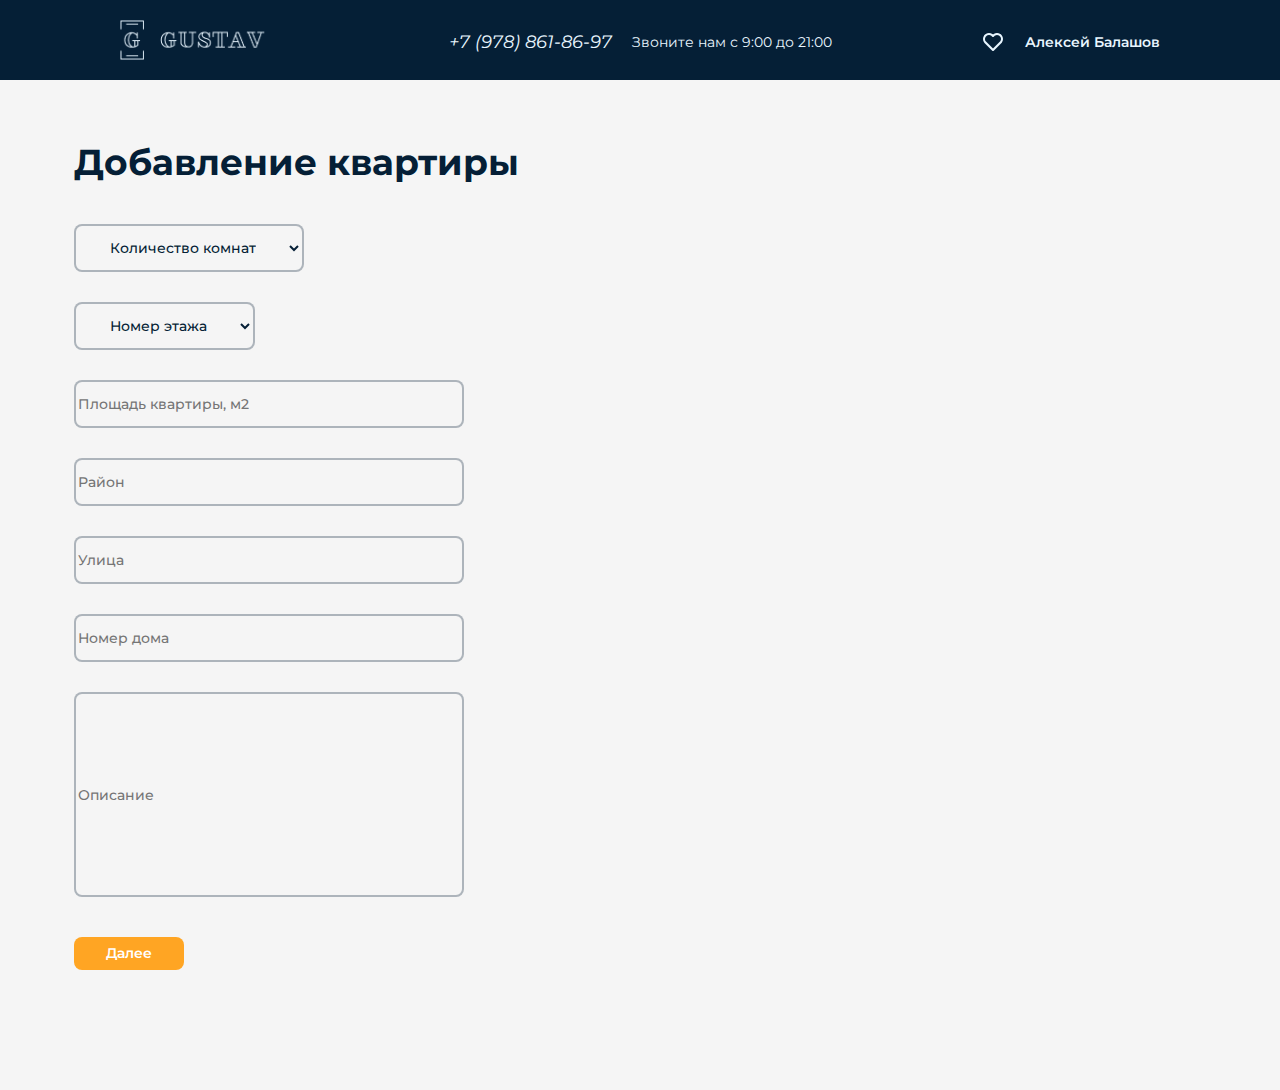
<file: add-app.html>
<!DOCTYPE html>
<html>
  <head>
    <meta charset="utf-8">
    <title>GUSTAV</title>
    <link rel="icon" href="images/Union.svg">
    <link rel="stylesheet" href="style2.css">
  </head>
  <body>
    <header>
      <div class="head">
        <a href="main.html"><img class="logo" src="images/logo.png" alt=""></a>
        <div class="number">
          <p class="phoneNumber">+7 (978) 861-86-97 </p>
          <p class="callTime"> Звоните нам с 9:00 до 21:00</p>
        </div>
        <div class="rightH">
          <img class="favorites" src="images/heart.png" alt="">
          <a href="#">Алексей Балашов</a>
        </div>
      </div>
    </header>

    <div class="content-add">
      <a>Добавление квартиры</a>
      <div class="AL-inputs">
        <select class="" name="">
          <option value="Не выбранно">Количество комнат</option>
          <option value="1к">1ккв</option>
          <option value="2к">2ккв</option>
          <option value="3к">3ккв</option>
          <option value="4к">4ккв</option>
          <option value="5к">5ккв</option>
          <option value="6к">6ккв</option>
        </select>
        <select class="" name="">
          <option value="Не выбранно">Номер этажа</option>
          <option value="1эт">1</option>
          <option value="1эт">2</option>
          <option value="1эт">3</option>
          <option value="1эт">4</option>
          <option value="1эт">5</option>
          <option value="1эт">6</option>
          <option value="1эт">7</option>
          <option value="1эт">8</option>
          <option value="1эт">9</option>
          <option value="1эт">10</option>
          <option value="1эт">11</option>
          <option value="1эт">12</option>
          <option value="1эт">13</option>
          <option value="1эт">14</option>
          <option value="1эт">15</option>
          <option value="1эт">16</option>
          <option value="1эт">17</option>
          <option value="1эт">18</option>
          <option value="1эт">19</option>
          <option value="1эт">20</option>
        </select>
        <input type="text" name="" value="" placeholder="Площадь квартиры, м2">
        <input type="text" name="" value="" placeholder="Район">
        <input type="text" name="" value="" placeholder="Улица">
        <input type="text" name="" value="" placeholder="Номер дома">
        <input type="text" name="" value="" class="ipt-big" placeholder="Описание">
      </div>
      <a href="add-img.html"><button class="btn" type="button" name="button">Далее</button></a>
    </div>
  </body>
</html>
</file>
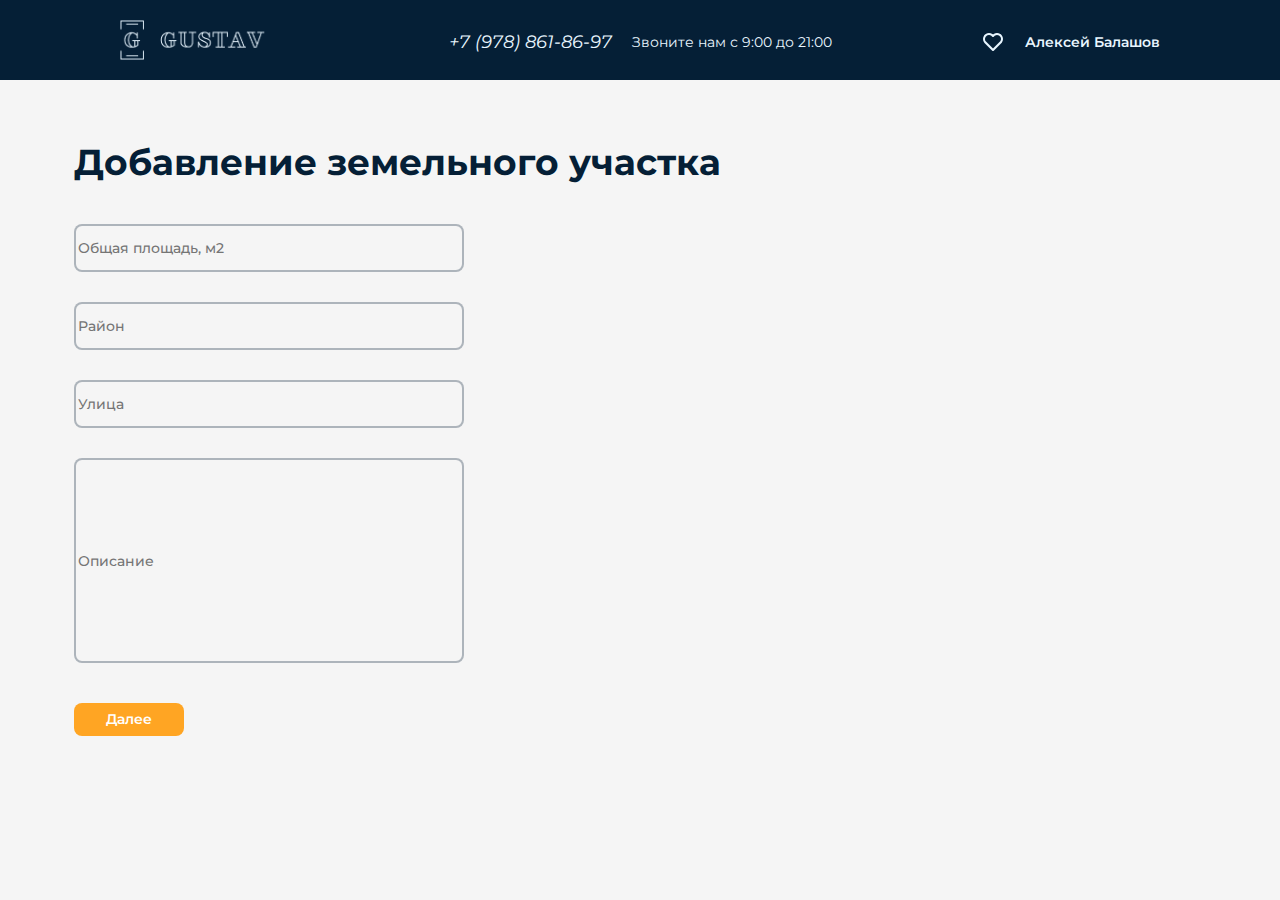
<file: add-area.html>
<!DOCTYPE html>
<html>
  <head>
    <meta charset="utf-8">
    <title>GUSTAV</title>
    <link rel="icon" href="images/Union.svg">
    <link rel="stylesheet" href="style2.css">
  </head>
  <body>
    <header>
      <div class="head">
        <a href="main.html"><img class="logo" src="images/logo.png" alt=""></a>
        <div class="number">
          <p class="phoneNumber">+7 (978) 861-86-97 </p>
          <p class="callTime"> Звоните нам с 9:00 до 21:00</p>
        </div>
        <div class="rightH">
          <img class="favorites" src="images/heart.png" alt="">
          <a href="#">Алексей Балашов</a>
        </div>
      </div>
    </header>

    <div class="content-add">
      <a>Добавление земельного участка</a>
      <div class="AL-inputs">
        <input type="text" name="" value="" placeholder="Общая площадь, м2">
        <input type="text" name="" value="" placeholder="Район">
        <input type="text" name="" value="" placeholder="Улица">
        <input type="text" name="" value="" class="ipt-big" placeholder="Описание">
      </div>
      <a href="add-img.html"><button class="btn" type="button" name="button">Далее</button></a>
    </div>
  </body>
</html>
</file>
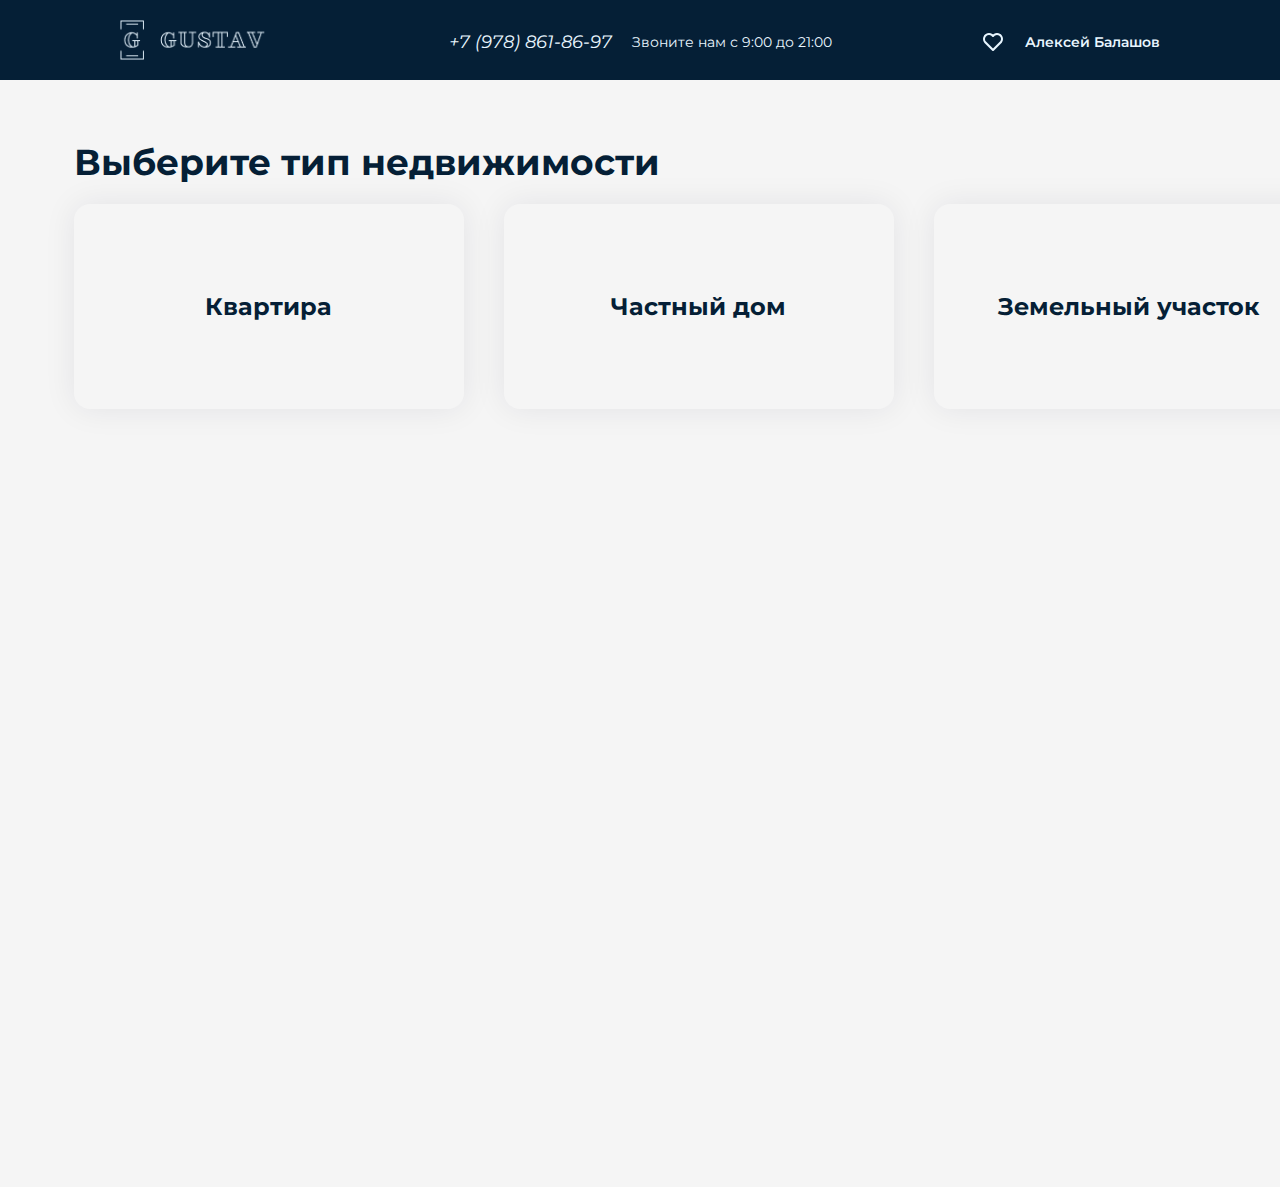
<file: add-cat.html>
<!DOCTYPE html>
<html>
  <head>
    <meta charset="utf-8">
    <title>GUSTAV</title>
    <link rel="icon" href="images/Union.svg">
    <link rel="stylesheet" href="style2.css">
  </head>
  <body>
    <header>
      <div class="head">
        <a href="main.html"><img class="logo" src="images/logo.png" alt=""></a>
        <div class="number">
          <p class="phoneNumber">+7 (978) 861-86-97 </p>
          <p class="callTime"> Звоните нам с 9:00 до 21:00</p>
        </div>
        <div class="rightH">
          <img class="favorites" src="images/heart.png" alt="">
          <a href="#">Алексей Балашов</a>
        </div>
      </div>
    </header>

    <div class="content">
      <div class="apartments">
        <a>Выберите тип недвижимости</a>
        <div class="panels">
          <div class="panel">
            <a>Квартира</a>
          </div>
          <div class="panel">
            <a>Частный дом</a>
          </div>
          <div class="panel">
            <a>Земельный участок</a>
          </div>
        </div>
      </div>
    </div>
  </body>
</html>
</file>
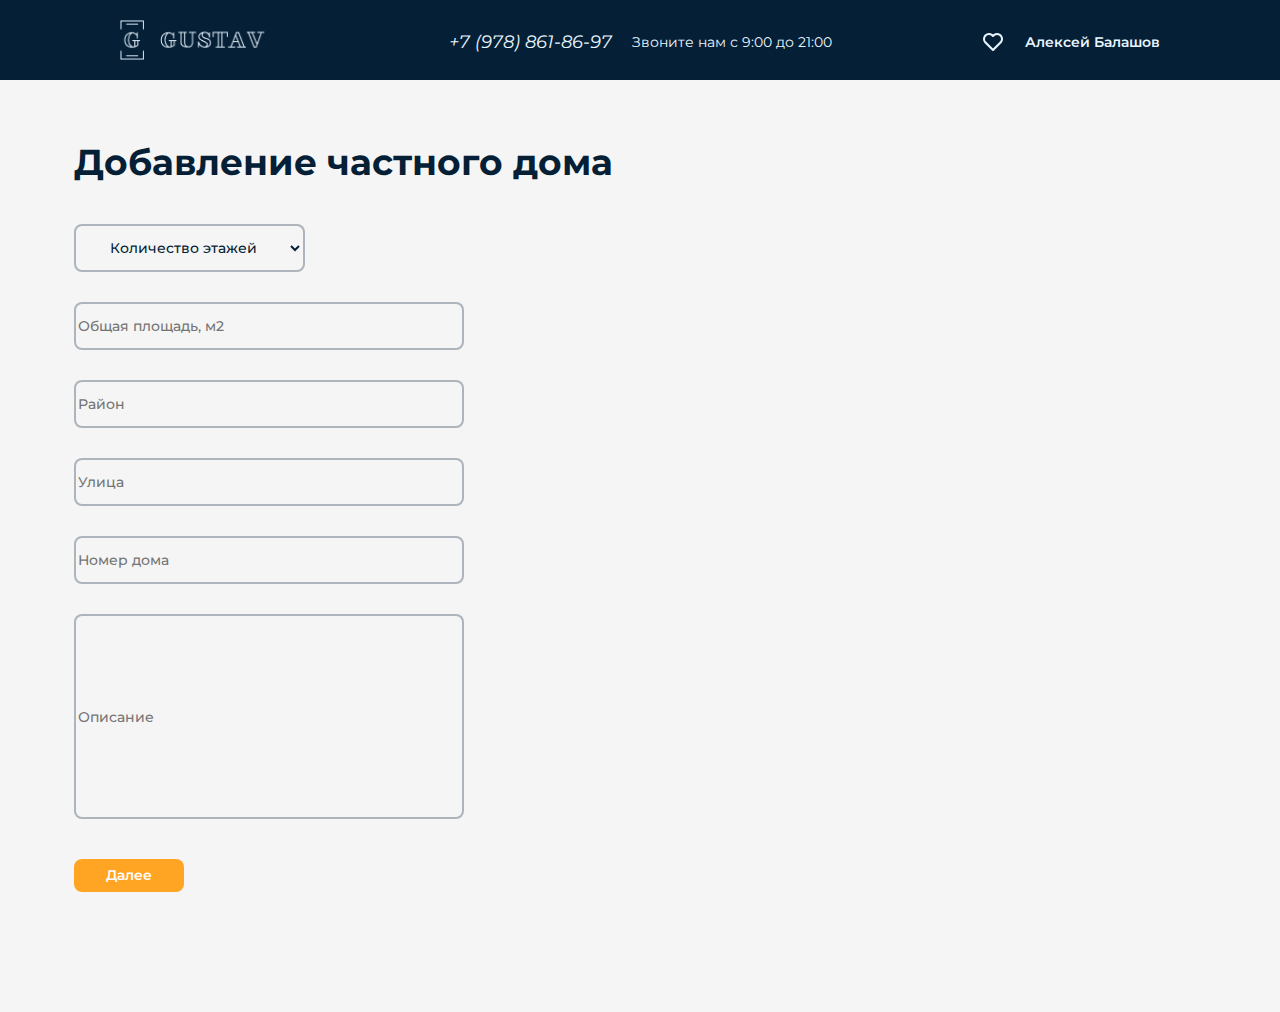
<file: add-house.html>
<!DOCTYPE html>
<html>
  <head>
    <meta charset="utf-8">
    <title>GUSTAV</title>
    <link rel="icon" href="images/Union.svg">
    <link rel="stylesheet" href="style2.css">
  </head>
  <body>
    <header>
      <div class="head">
        <a href="main.html"><img class="logo" src="images/logo.png" alt=""></a>
        <div class="number">
          <p class="phoneNumber">+7 (978) 861-86-97 </p>
          <p class="callTime"> Звоните нам с 9:00 до 21:00</p>
        </div>
        <div class="rightH">
          <img class="favorites" src="images/heart.png" alt="">
          <a href="#">Алексей Балашов</a>
        </div>
      </div>
    </header>

    <div class="content-add">
      <a>Добавление частного дома</a>
      <div class="AL-inputs">
        <select class="" name="">
          <option value="Не выбранно">Количество этажей</option>
          <option value="1эт">1</option>
          <option value="1эт">2</option>
          <option value="1эт">3</option>
          <option value="1эт">4</option>
          <option value="1эт">5</option>
        </select>
        <input type="text" name="" value="" placeholder="Общая площадь, м2">
        <input type="text" name="" value="" placeholder="Район">
        <input type="text" name="" value="" placeholder="Улица">
        <input type="text" name="" value="" placeholder="Номер дома">
        <input type="text" name="" value="" class="ipt-big" placeholder="Описание">
      </div>
      <a href="add-img.html"><button class="btn" type="button" name="button">Далее</button></a>
    </div>
  </body>
</html>
</file>
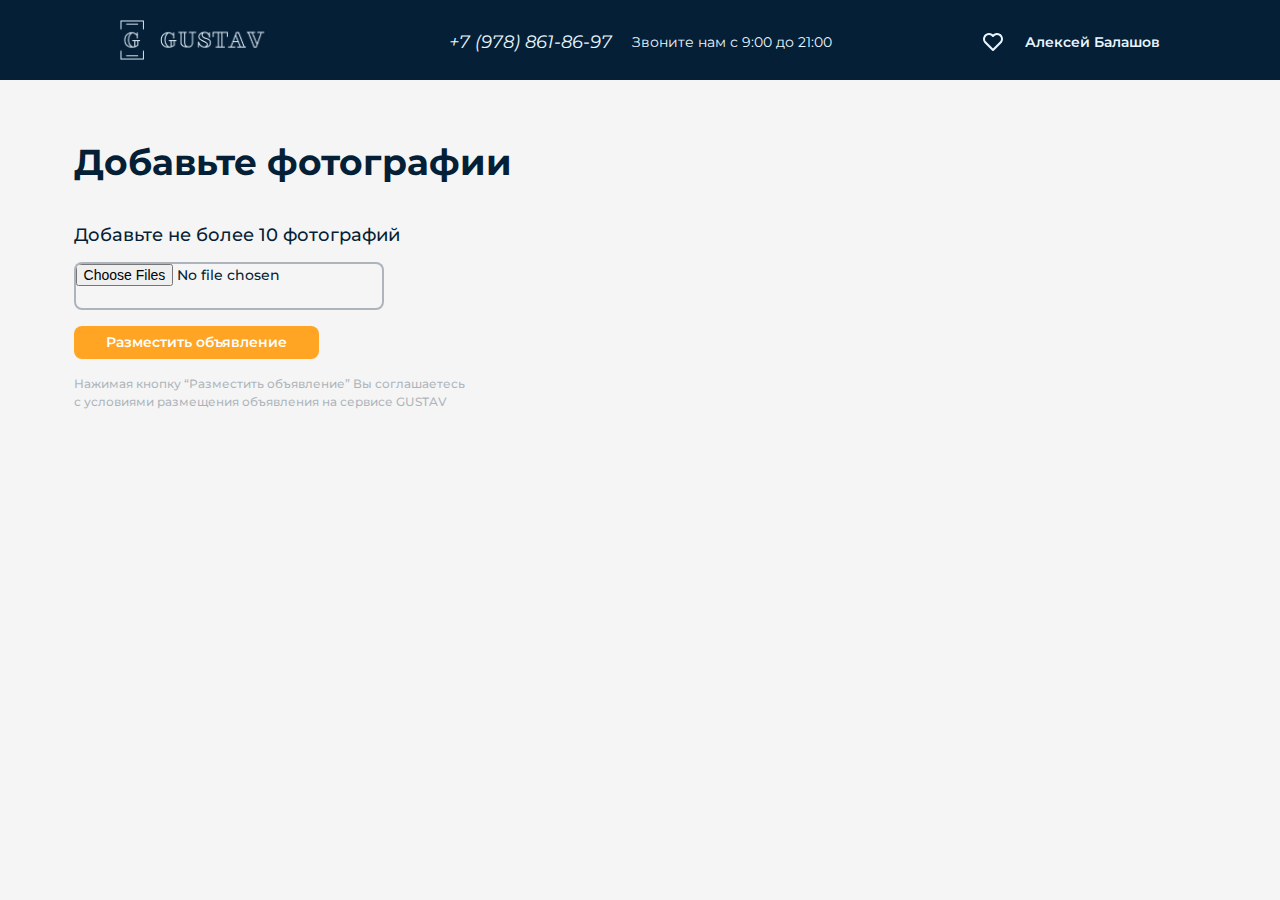
<file: add-img.html>
<!DOCTYPE html>
<html>
  <head>
    <meta charset="utf-8">
    <title>GUSTAV</title>
    <link rel="icon" href="images/Union.svg">
    <link rel="stylesheet" href="style2.css">
  </head>
  <body>
    <header>
      <div class="head">
        <a href="main.html"><img class="logo" src="images/logo.png" alt=""></a>
        <div class="number">
          <p class="phoneNumber">+7 (978) 861-86-97 </p>
          <p class="callTime"> Звоните нам с 9:00 до 21:00</p>
        </div>
        <div class="rightH">
          <img class="favorites" src="images/heart.png" alt="">
          <a href="#">Алексей Балашов</a>
        </div>
      </div>
    </header>

    <div class="content-add">
      <a>Добавьте фотографии</a>
      <p>Добавьте не более 10 фотографий</p>
      <input type="file" name="photo" multiple accept="image/*">
      <a href="PersonalArea.html" class="btna"><button class="btn" type="button" name="button">Разместить объявление</button></a>
      <p class="under-btn">Нажимая кнопку “Разместить объявление” Вы соглашаетесь<br>с условиями размещения объявления на сервисе GUSTAV</p>
    </div>
  </body>
</html>
</file>
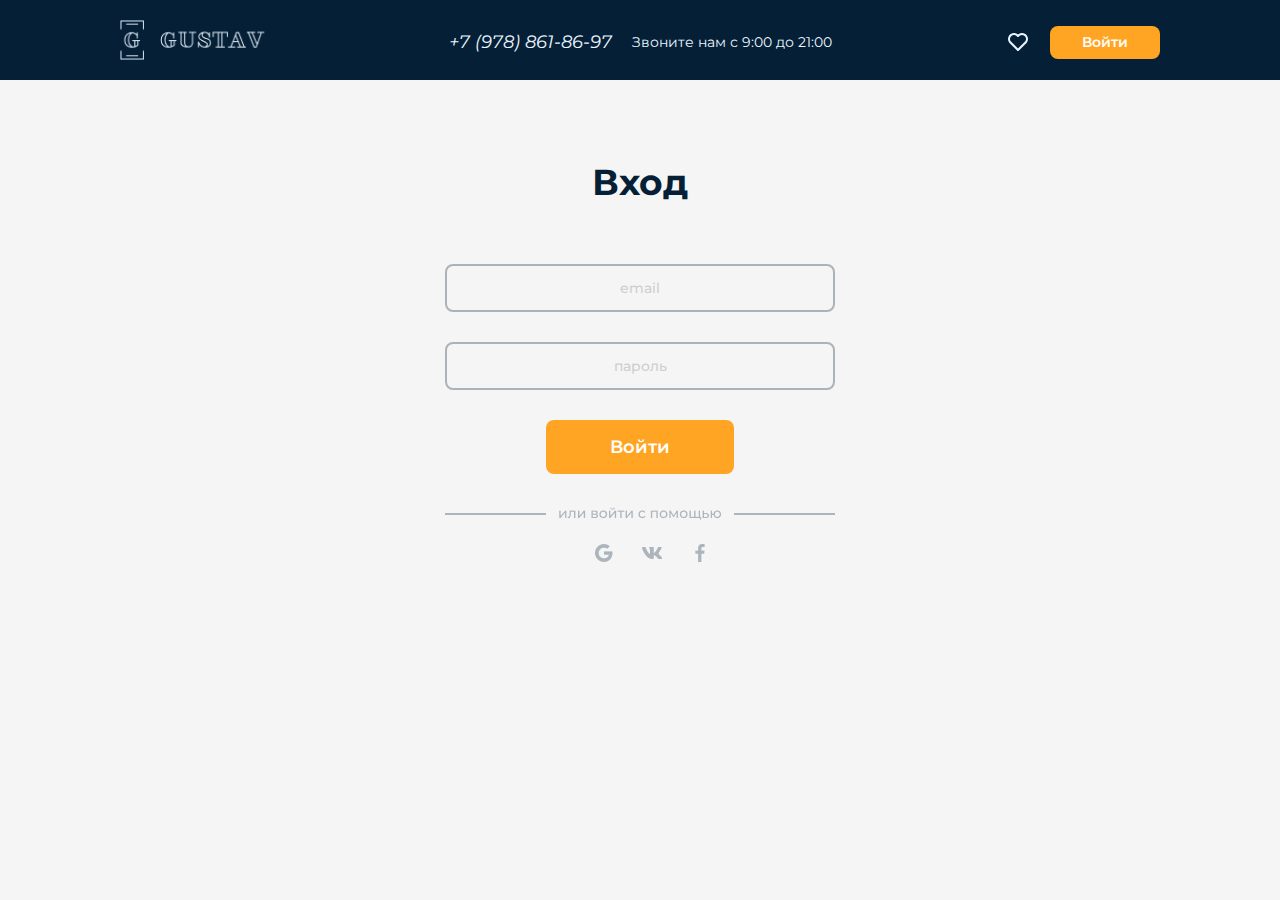
<file: login.html>
<!DOCTYPE html>
<html>
  <head>
    <meta charset="utf-8">
    <title>GUSTAV Вход</title>
    <link rel="icon" href="images/Union.svg">
    <link rel="stylesheet" href="style2.css">
  </head>
  <body>
    <header>
      <div class="head">
        <a href="main.html"><img class="logo" src="images/logo.png" alt=""></a>
        <div class="number">
          <p class="phoneNumber">+7 (978) 861-86-97 </p>
          <p class="callTime"> Звоните нам с 9:00 до 21:00</p>
        </div>
        <div class="rightH">
          <img class="favorites" src="images/heart.png" alt="">
          <a href="login.html"><button class="btn" type="button" name="button">Войти</button></a>
        </div>
      </div>
    </header>
    <div class="login">
      <p class="">Вход</p>
      <input type="text" placeholder="email">
      <input type="password" placeholder="пароль">
      <a href="PersonalArea.html"><button type="button" class="btn2" name="button">Войти</button></a>
      <img src="images/orsocial.png" alt="">
      <div class="socials">
        <img src="images/bxl-google.png" alt="">
        <img src="images/bxl-vk.png" alt="">
        <img src="images/bxl-facebook.png" alt="">
      </div>
    </div>
  </body>
</html>
</file>
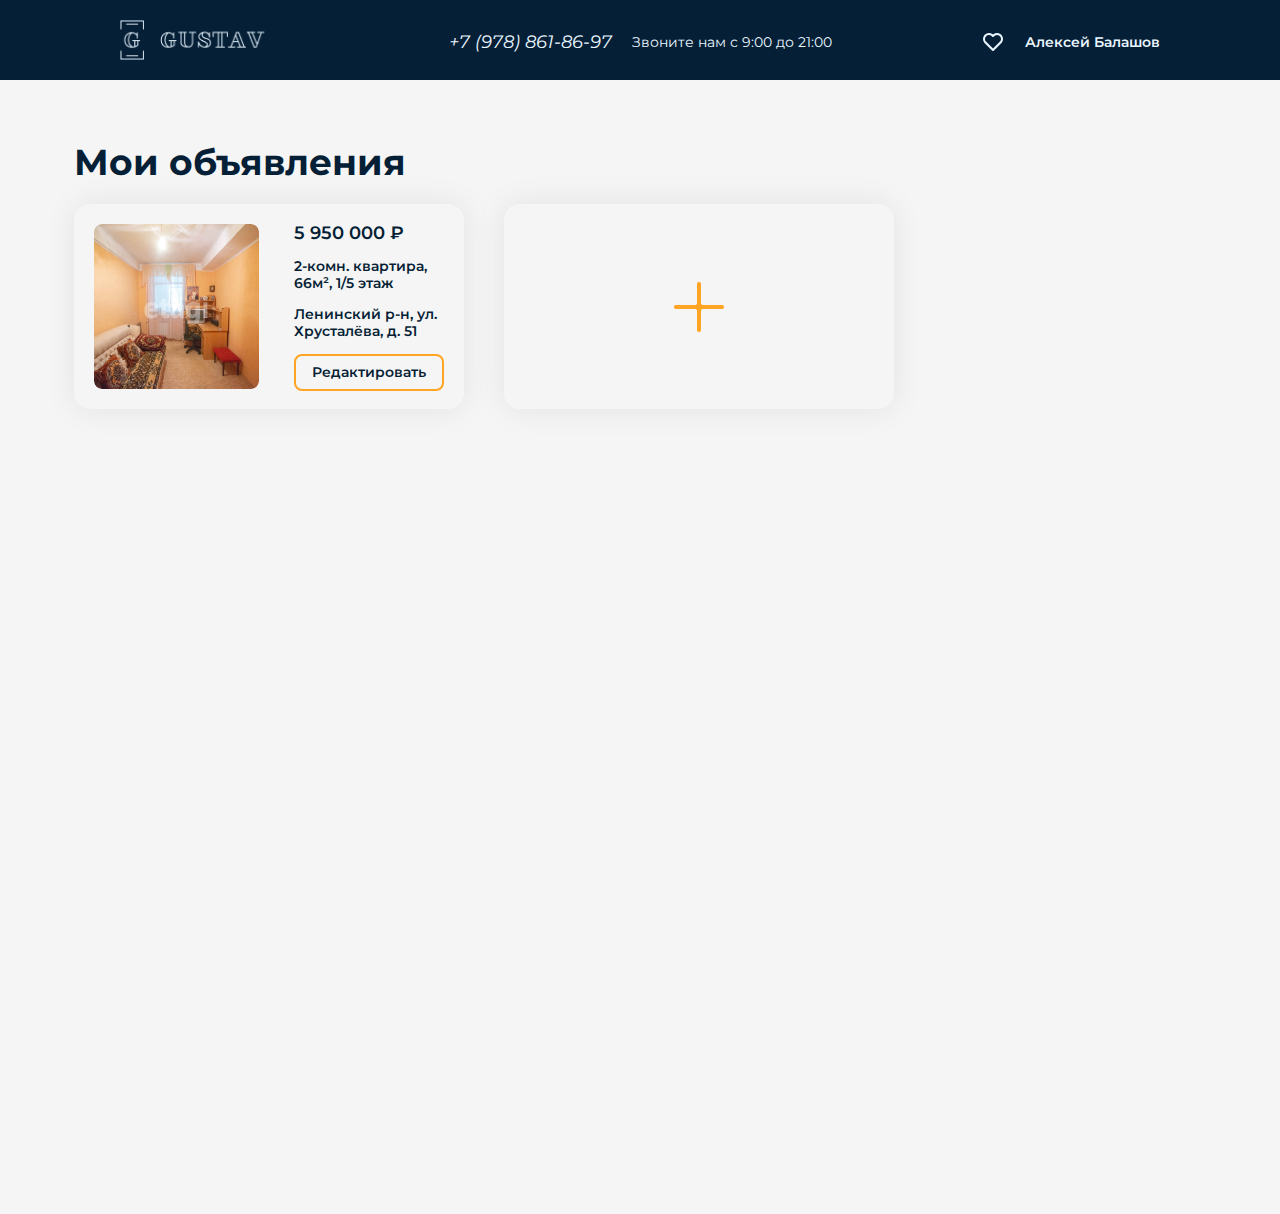
<file: PersonalArea.html>
<!DOCTYPE html>
<html>
  <head>
    <meta charset="utf-8">
    <title>GUSTAV</title>
    <link rel="icon" href="images/Union.svg">
    <link rel="stylesheet" href="style2.css">
  </head>
  <body>
    <header>
      <div class="head">
        <a href="main.html"><img class="logo" src="images/logo.png" alt=""></a>
        <div class="number">
          <p class="phoneNumber">+7 (978) 861-86-97 </p>
          <p class="callTime"> Звоните нам с 9:00 до 21:00</p>
        </div>
        <div class="rightH">
          <img class="favorites" src="images/heart.png" alt="">
          <a href="#">Алексей Балашов</a>
        </div>
      </div>
    </header>
    <div class="content">
      <div class="apartments">
        <a href="#">Мои объявления</a>
        <div class="panels">
          <div class="panel">
            <img src="images/apartment.png" alt="">
            <div class="cont">
              <a href="#">5 950 000 ₽</a>
              <p>2-комн. квартира,<br>66м², 1/5 этаж</p>
              <p class="gray">Ленинский р-н, ул.<br>Хрусталёва, д. 51</p>
              <button class="btn1" type="button" name="button">Редактировать</button>
            </div>
          </div>
          <a href="add-cat.html"><img href="" class="addimg" src="images/add.png" alt=""></a>
        </div>
      </div>
    </div>
  </body>
</html>
</file>
<file: style2.css>
@import url('https://fonts.googleapis.com/css2?family=Montserrat:ital,wght@0,100;0,200;0,300;0,400;0,500;0,600;0,700;0,800;0,900;1,100;1,200;1,300;1,400;1,500;1,600;1,700;1,800;1,900&display=swap');
body{
  margin: 0px;
  background-color: #F5F5F5;
  align-items: center;
}
header{
  background-color: #051F36;
  width: 100%;
  height: 80px;
}
button:focus{
  outline: none !important;
}
select:focus{
  outline: none !important;
}
input:focus{
  outline: none !important;
  border: 2px solid rgba(5, 31, 54, 0.7);
}
a{
  text-decoration: none;
}
select{
  padding: 12px 30px 12px 30px;
  background: #F5F5F5;
  border: 2px solid rgba(5, 31, 54, 0.3);
  box-sizing: border-box;
  border-radius: 8px;
  font-family: Montserrat;
  font-style: normal;
  font-weight: 500;
  font-size: 14px;
  line-height: 17px;
  text-align: center;
  color: #051F36;
}
select:focus{
  border: 2px solid rgba(5, 31, 54, 0.7);
}
input{
  background: #F5F5F5;
  box-sizing: border-box;
  border-radius: 8px;
  font-family: Montserrat;
  font-style: normal;
  font-weight: 500;
  font-size: 14px;
  line-height: 17px;
  color: #051F36;
  height: 48px;
  border: 2px solid rgba(5, 31, 54, 0.3);
  text-align: left;
}
button{
  padding: 15.5px 32px 15.5px 32px;
  background: #FFA523;
  border-radius: 8px;
  font-family: Montserrat;
  font-style: normal;
  font-weight: 600;
  font-size: 14px;
  line-height: 17px;
  color: #FFFFFF;
  border: none;
}
.head{
  margin-left: 120px;
  margin-right: 120px;
  padding-top: 20px;
  display: grid;
  grid-template-columns: 1fr 2fr 1fr;
}
.number{
  justify-content: center;
  display: flex;
  align-items: center;
}
.logo{
  height: 40px;
}
.phoneNumber{
  font-family: Montserrat;
  font-style: italic;
  font-weight: normal;
  font-size: 18px;
  line-height: 22px;
  color: #E9F6FF;
  margin: 0px;
  padding-right: 20px;
}
.callTime{
  font-family: Montserrat;
  font-style: normal;
  font-weight: normal;
  font-size: 14px;
  line-height: 17px;
  color: #E9F6FF;
  margin: 0px;
}
.rightH{
    justify-content: flex-end;
    display: flex;
    align-items: center;
}
.rightH a{
  font-family: Montserrat;
  font-style: normal;
  font-weight: 600;
  font-size: 14px;
  line-height: 17px;
  text-align: right;
  color: #E9F6FF;
}
.favorites{
  padding-right: 20px;
}
.btn{
  background: #FFA523;
  border: none;
  border-radius: 8px;
  display: flex;
  flex-direction: row;
  align-items: flex-start;
  padding: 8px 32px 8px 32px;
  text-decoration-color: white;
  font-family: Montserrat;
  font-style: normal;
  font-weight: 600;
  font-size: 14px;
  line-height: 17px;
  margin-top: 0px;
  margin-bottom: 0px;
}
.simage{
  width: 100%;
  height: 57%;
}
.search{
  position: absolute;
  left: calc(50% - 820px/2);
  top: 34.2%;
}
.search input{
  width: 470px;
}
.btn1{
  display: flex;
  flex-direction: row;
  align-items: flex-start;
  padding: 8px 16px 8px 16px;
  border: 2px solid #FFA523;
  box-sizing: border-box;
  border-radius: 8px;
  flex: none;
  order: 3;
  align-self: flex-start;
  flex-grow: 0;
  font-family: Montserrat;
  font-style: normal;
  font-weight: 600;
  font-size: 14px;
  line-height: 17px;
  color: #051F36;
  background-color: #f5f5f5;
}
.content{
  position: relative;
  display: grid;
  grid-template-rows: 1fr 1fr 1fr;
  grid-row-gap: 80px;
  width: 88.5%;
  margin: 60px auto 80px;
}
.apartments-content{
  width: 88.5%;
  margin: 60px auto 80px;
}
.apartments a{
  text-decoration: none;
  font-family: Montserrat;
  font-style: normal;
  font-weight: bold;
  font-size: 36px;
  line-height: 44px;
  color: #051F36;
}
.apartments-content a{
  text-decoration: none;
  font-family: Montserrat;
  font-style: normal;
  font-weight: bold;
  font-size: 36px;
  line-height: 44px;
  color: #051F36;
}
.panels{
  margin-top: 20px;
  display: grid;
  grid-template-columns: 1fr 1fr 1fr 1fr;
  grid-gap: 40px;
}
.panel{
  background: #F5F5F5;
  box-shadow: 0px 0px 32px rgba(5, 31, 54, 0.08);
  border-radius: 16px;
  width: 390px;
  height: 205px;
  display: flex;
  align-items: center;
  justify-content: space-between;
}
.panel a{
  font-family: Montserrat;
  font-style: normal;
  font-weight: bold;
  font-size: 24px;
  line-height: 29px;
  color: #051F36;
  width: 390px;
  text-align: center;
}
.panel img{
  width: 165px;
  height: 165px;
  margin: 20px;
  border-radius: 8px;
}
.cont{
  margin-right: 20px;
}
.cont a{
  text-decoration: none;
  font-family: Montserrat;
  font-style: normal;
  font-weight: 600;
  font-size: 18px;
  line-height: 22px;
  color: #051F36;
}
.cont p{
  font-family: Montserrat;
  font-style: normal;
  font-weight: 600;
  font-size: 14px;
  line-height: 17px;
  color: #051F36;
}
.login{
  align-items: center;
  margin-top: 80px;
  display: flex;
  flex-direction: column;
}
.login p{
  font-family: Montserrat;
  font-style: normal;
  font-weight: bold;
  font-size: 36px;
  line-height: 44px;
  text-align: center;
  color: #051F36;
  margin: 0px;
  padding-bottom: 60px;
}
.login input{
  width: 390px;
  height: 48px;
  opacity: 0.3;
  border: 2px solid #051F36;
  box-sizing: border-box;
  border-radius: 8px;
  font-family: Montserrat;
  font-style: normal;
  font-weight: 500;
  font-size: 14px;
  line-height: 17px;
  background-color: #F5F5F5;
  text-align: center;
  margin-bottom: 30px;
}
.login ::-webkit-input-placeholder{
  text-align: center;
}
.login input:focus{
  opacity: 0.7;
  outline: none !important;
}
.btn2{
  padding: 16px 64px 16px 64px;
  background: #FFA523;
  border-radius: 8px;
  font-family: Montserrat;
  font-style: normal;
  font-weight: 600;
  font-size: 18px;
  line-height: 22px;
  color: #FFFFFF;
  border: none;
  margin-bottom: 30px;
}
.socials{
  display: flex;
  flex-direction: row;
  align-items: flex-start;
  padding: 0px;
  margin-top: 20px;
}
.socials img{
  margin-left: 24px;
}
.addimg{
  box-shadow: 0px 0px 32px rgba(5, 31, 54, 0.08);
  border-radius: 16px;
}
.content-add{
  position: relative;
  display: flex;
  flex-direction: column;
  align-items: flex-start;
  width: 88.5%;
  margin: 60px auto 80px;
}
.content-add a{
  text-decoration: none;
  font-family: Montserrat;
  font-style: normal;
  font-weight: bold;
  font-size: 36px;
  line-height: 44px;
  color: #051F36;
  margin-bottom: 40px;
}
.content-add p{
  font-family: Montserrat;
  font-style: normal;
  font-weight: 500;
  font-size: 18px;
  line-height: 22px;
  color: #051F36;
  margin-top: 0px;
  margin-bottom: 16px;
}
.btna{
  margin-top: 16px;
  margin-bottom: 16px !important;
}
.AL-inputs{
  display: flex;
  flex-direction: column;
  align-items: flex-start;
  row-gap: 30px;
  margin-bottom: 40px;
}
.AL-inputs input{
  width: 390px;
}
.ipt-big{
  height: 205px;
}
.under-btn{
  font-family: Montserrat !important;
  font-style: normal !important;
  font-weight: 500 !important;
  font-size: 12px !important;
  line-height: 150% !important;
  color: #051F36 !important;
  opacity: 0.3 !important;
  margin: 0px !important;
}
</file>
